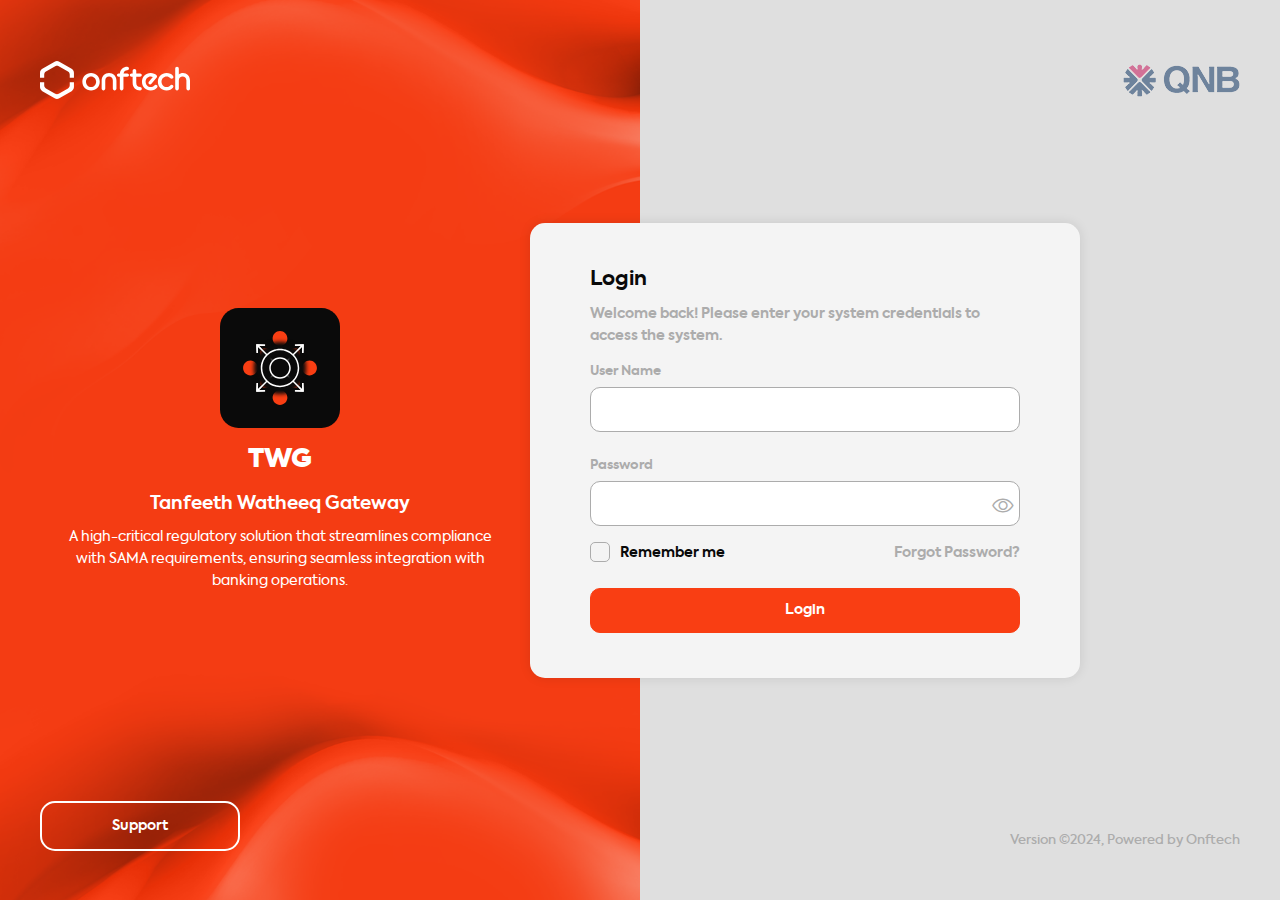
<file: index.html>
<!DOCTYPE html>
<html lang="tr">

<head>
    <meta charset="UTF-8">
    <meta name="viewport" content="width=device-width, initial-scale=1, minimum-scale=1, maximum-scale=1">
    <meta name="description" content="">
    <meta name="keywords" content="">
    <meta name="author" content="">
    <meta name="robots" content="all">
    <link rel="canonical" href="" />
    <meta name="publisher" content="">
    <meta property="og:title" content="">
    <meta property="og:description" content="">
    <meta property="og:url" content="">
    <meta property="og:image" content="">
    <meta name="twitter:card" content="summary_large_image">
    <meta name="twitter:title" content="">
    <meta name="twitter:description" content="">
    <meta name="twitter:url" content="">
    <meta name="twitter:image" content="">

    <link rel="shortcut icon" href="public/favicon.ico" type="image/x-icon'">
    <link rel="icon" href="public/favicon.ico" type="image/x-icon">
    <link rel="apple-touch-icon" sizes="57x57" href="public/apple-icon-57x57.png">
    <link rel="apple-touch-icon" sizes="60x60" href="public/apple-icon-60x60.png">
    <link rel="apple-touch-icon" sizes="72x72" href="public/apple-icon-72x72.png">
    <link rel="apple-touch-icon" sizes="76x76" href="public/apple-icon-76x76.png">
    <link rel="apple-touch-icon" sizes="114x114" href="public/apple-icon-114x114.png">
    <link rel="apple-touch-icon" sizes="120x120" href="public/apple-icon-120x120.png">
    <link rel="apple-touch-icon" sizes="144x144" href="public/apple-icon-144x144.png">
    <link rel="apple-touch-icon" sizes="152x152" href="public/apple-icon-152x152.png">
    <link rel="apple-touch-icon" sizes="180x180" href="public/apple-icon-180x180.png">
    <link rel="icon" type="image/png" sizes="192x192" href="public/android-icon-192x192.png">
    <link rel="icon" type="image/png" sizes="32x32" href="public/favicon-32x32.png">
    <link rel="icon" type="image/png" sizes="96x96" href="public/favicon-96x96.png">
    <link rel="icon" type="image/png" sizes="16x16" href="public/favicon-16x16.png">
    <link rel="manifest" href="public/manifest.json">
    <meta name="msapplication-TileColor" content="#ffffff">
    <meta name="msapplication-TileImage" content="public/ms-icon-144x144.png">
    <meta name="theme-color" content="#ffffff">


    <link rel="preconnect" href="https://fonts.googleapis.com">
    <link rel="preconnect" href="https://fonts.gstatic.com" crossorigin>
    <link
        href="https://fonts.googleapis.com/css2?family=Montserrat:ital,wght@0,100..900;1,100..900&family=Roboto:ital,wght@0,100;0,300;0,400;0,500;0,700;0,900;1,100;1,300;1,400;1,500;1,700;1,900&display=swap"
        rel="stylesheet">


    <title>Onftech</title>

    <link href="public/assets/plugins/bootstrap/css/bootstrap.min.css" rel="stylesheet" >
    
    <link rel="stylesheet" href="public/assets/front/css/app.css">
</head>

<body class="theme-twg">
    <!---Tüm sayfalarda standart-->
    <div class="preloader">
        <div class="preloader-container">
            <img src="public/assets/images/statics/logo-white-small.png" alt="">
        </div>
    </div>
    <!---Tüm sayfalarda standart kapsayıcı-->
    <div id="app">
        <header>
            <div class="container-3xl">
                <div class="d-flex align-items-center justify-content-between">
                    <a href="#" class="logo"><img src="public/assets/images/statics/logo-white.svg" alt="Onftech Logo"></a>
                    <a href="#" target="_blank" class="opacity-50 d-none d-lg-block"><img src="public/assets/images/media/qnb.png" alt=""></a>
                </div>
            </div>
        </header>
        <main class="bg-gray">
            <div class="row mx-0 themeWrapper">
                <div class="col-lg-6 leftColumn px-0">
                    <img src="public/assets/images/media/theme/twg.png" alt="">
                </div>
            </div>
            <div class="container-3xl contentWrapper h-100">
                <div class="row mx-0 h-100 align-items-center mobileCenter">
                    <div class="col-lg-6 leftColumn px-0">
                        <div class="desc">
                            <div class="iconWrapper">
                                <img src="public/assets/images/media/theme/icon/TWG.svg" alt="">
                            </div>
                            <div>
                             <div class="name">TWG</div>
                                <div class="title">Tanfeeth Watheeq Gateway </div>
                                <p class="d-none d-lg-block">A high-critical regulatory solution that streamlines
                                    compliance with SAMA requirements, ensuring
                                    seamless integration with banking operations.</p>
                            </div>
                        </div>
                    </div>
                    <div class="col-lg-6 rightColumn px-0">
                        <div class="formWrapper">
                            <div class="title">Login</div>
                            <div class="formText">Welcome back! Please enter your  system credentials to access the system.</div>
                            <form action="" class="form" novalidate>
                                <div class="errorMessage">
                                    <a href="#" class="closeButton">X</a>
                                    <img src="public/assets/images/statics/icons/exclamation.png" alt="">
                                    <span><b>Login Error:</b> The Username or password entered is
                                        wrong or not matching with LDAP!</span>
                                </div>
                                <div class="position-relative">
                                    <label for="userName" class="form-label">User Name</label>
                                    <input type="text" class="form-control" id="userName" required>
                                </div>
                                <div class="position-relative mb-lg-3 mt-lg-4 mt-xxl-5 mb-3 mt-3">
                                    <label for="password" class="form-label">Password</label>
                                    <input type="password" class="form-control" id="password" required>
                                    <span class="togglePassword"><span class="icon-eye"></span></span>
                                </div>
                                <div class="position-relative d-flex aling-items-center">
                                    <label class="container-check">
                                        <input type="checkbox" name="rememberme" id="rememberme">
                                        <span class="checkmark"></span>
                                        <span class="checkText">Remember me</span>
                                    </label>
                                    <a href="forgotPassword.html" class="ms-auto textLink">Forgot Password?</a>
                                </div>
                                <button type="submit" class="fixBtn mt-lg-4 mt-xxl-5 mt-3">Login</button>
                            </form>
                        </div>
                    </div>
                </div>
            </div>
        </main>
        <footer>
            <div class="container-3xl">
                <div class="d-flex flex-column flex-lg-row align-items-center justify-content-between">
                    <a href="#" class="fixBtn button-outline">Support</a>
                    <div class="rightColumn">
                        <a href="#" target="_blank" class="opacity-50 d-lg-none otherLink"><img src="public/assets/images/media/qnb.png" alt=""></a>
                        <div class="copyRight">Version ©2024, Powered by Onftech</div>
                    </div>
                </div>
            </div>
        </footer>
    </div>


    <script src="public/assets/plugins/jquery.min.js"></script>
    <script src="public/assets/plugins/bootstrap/js/bootstrap.bundle.min.js"></script>
   
    <script src="public/assets/front/js/app.js"></script>

</body>

</html>
</file>
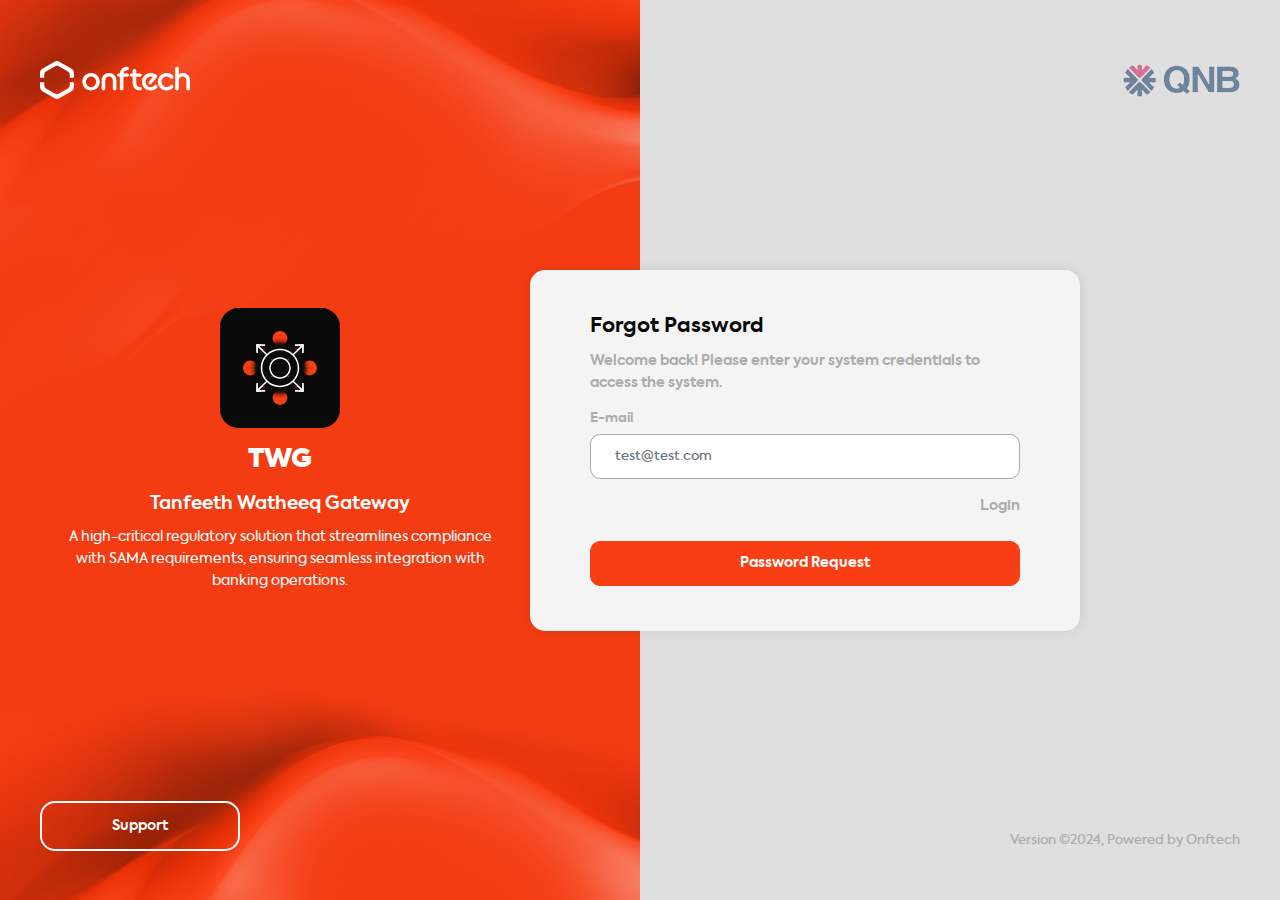
<file: forgotPassword.html>
<!DOCTYPE html>
<html lang="tr">

<head>
    <meta charset="UTF-8">
    <meta name="viewport" content="width=device-width, initial-scale=1, minimum-scale=1, maximum-scale=1">
    <meta name="description" content="">
    <meta name="keywords" content="">
    <meta name="author" content="">
    <meta name="robots" content="all">
    <link rel="canonical" href="" />
    <meta name="publisher" content="">
    <meta property="og:title" content="">
    <meta property="og:description" content="">
    <meta property="og:url" content="">
    <meta property="og:image" content="">
    <meta name="twitter:card" content="summary_large_image">
    <meta name="twitter:title" content="">
    <meta name="twitter:description" content="">
    <meta name="twitter:url" content="">
    <meta name="twitter:image" content="">

    <link rel="shortcut icon" href="public/favicon.ico" type="image/x-icon'">
    <link rel="icon" href="public/favicon.ico" type="image/x-icon">
    <link rel="apple-touch-icon" sizes="57x57" href="public/apple-icon-57x57.png">
    <link rel="apple-touch-icon" sizes="60x60" href="public/apple-icon-60x60.png">
    <link rel="apple-touch-icon" sizes="72x72" href="public/apple-icon-72x72.png">
    <link rel="apple-touch-icon" sizes="76x76" href="public/apple-icon-76x76.png">
    <link rel="apple-touch-icon" sizes="114x114" href="public/apple-icon-114x114.png">
    <link rel="apple-touch-icon" sizes="120x120" href="public/apple-icon-120x120.png">
    <link rel="apple-touch-icon" sizes="144x144" href="public/apple-icon-144x144.png">
    <link rel="apple-touch-icon" sizes="152x152" href="public/apple-icon-152x152.png">
    <link rel="apple-touch-icon" sizes="180x180" href="public/apple-icon-180x180.png">
    <link rel="icon" type="image/png" sizes="192x192" href="public/android-icon-192x192.png">
    <link rel="icon" type="image/png" sizes="32x32" href="public/favicon-32x32.png">
    <link rel="icon" type="image/png" sizes="96x96" href="public/favicon-96x96.png">
    <link rel="icon" type="image/png" sizes="16x16" href="public/favicon-16x16.png">
    <link rel="manifest" href="public/manifest.json">
    <meta name="msapplication-TileColor" content="#ffffff">
    <meta name="msapplication-TileImage" content="public/ms-icon-144x144.png">
    <meta name="theme-color" content="#ffffff">


    <link rel="preconnect" href="https://fonts.googleapis.com">
    <link rel="preconnect" href="https://fonts.gstatic.com" crossorigin>
    <link
        href="https://fonts.googleapis.com/css2?family=Montserrat:ital,wght@0,100..900;1,100..900&family=Roboto:ital,wght@0,100;0,300;0,400;0,500;0,700;0,900;1,100;1,300;1,400;1,500;1,700;1,900&display=swap"
        rel="stylesheet">


    <title>Onftech</title>

    <link href="public/assets/plugins/bootstrap/css/bootstrap.min.css" rel="stylesheet" >
    
    <link rel="stylesheet" href="public/assets/front/css/app.css">
</head>

<body class="theme-twg">
    <!---Tüm sayfalarda standart-->
    <div class="preloader">
        <div class="preloader-container">
            <img src="public/assets/images/statics/logo-white-small.png" alt="">
        </div>
    </div>
    <!---Tüm sayfalarda standart kapsayıcı-->
    <div id="app">
        <header>
            <div class="container-3xl">
                <div class="d-flex align-items-center justify-content-between">
                    <a href="#" class="logo"><img src="public/assets/images/statics/logo-white.svg" alt="Onftech Logo"></a>
                    <a href="#" target="_blank" class="opacity-50 d-none d-lg-block"><img src="public/assets/images/media/qnb.png" alt=""></a>
                </div>
            </div>
        </header>
        <main class="bg-gray">
            <div class="row mx-0 themeWrapper">
                <div class="col-lg-6 leftColumn px-0">
                    <img src="public/assets/images/media/theme/twg.png" alt="">
                </div>
            </div>
            <div class="container-3xl contentWrapper h-100">
                <div class="row mx-0 h-100 align-items-center mobileCenter">
                    <div class="col-lg-6 leftColumn px-0">
                        <div class="desc">
                            <div class="iconWrapper">
                                <img src="public/assets/images/media/theme/icon/TWG.svg" alt="">
                            </div>
                            <div>
                             <div class="name">TWG</div>
                                <div class="title">Tanfeeth Watheeq Gateway </div>
                                <p class="d-none d-lg-block">A high-critical regulatory solution that streamlines
                                    compliance with SAMA requirements, ensuring
                                    seamless integration with banking operations.</p>
                            </div>
                        </div>
                    </div>
                    <div class="col-lg-6 rightColumn px-0">
                        <div class="formWrapper">
                            <div class="title">Forgot Password</div>
                            <div class="formText">Welcome back! Please enter your  system credentials to access the system.</div>
                            <form action="" class="form" novalidate>
                                <div class="errorMessage">
                                    <a href="#" class="closeButton">X</a>
                                    <img src="public/assets/images/statics/icons/exclamation.png" alt="">
                                    <span><b>Login Error:</b> The Username or password entered is
                                        wrong or not matching with LDAP!</span>
                                </div>
                                <div class="position-relative">
                                    <label for="email" class="form-label">E-mail</label>
                                    <input type="email" class="form-control" id="email" placeholder="test@test.com" required> 
                                </div>
                                <!-- <div class="position-relative mb-lg-3 mt-lg-4 mt-xxl-5 mb-3 mt-3">
                                    <label for="password" class="form-label">Password</label>
                                    <input type="password" class="form-control" id="password" value="test" required>
                                    <span class="togglePassword"><span class="icon-eye"></span></span>
                                </div>
                                <div class="position-relative">
                                    <label for="passwordAgain" class="form-label">Confirm Password</label>
                                    <input type="password" class="form-control" id="passwordAgain" value="" required>
                                </div> -->
                                <div class="position-relative d-flex aling-items-center mt-3">
                                    <a href="index.html" class="ms-auto textLink">Login</a>
                                </div>
                                <button type="submit" class="fixBtn mt-lg-4 mt-xxl-5 mt-3">Password Request</button>
                            </form>
                        </div>
                    </div>
                </div>
            </div>
        </main>
        <footer>
            <div class="container-3xl">
                <div class="d-flex flex-column flex-lg-row align-items-center justify-content-between">
                    <a href="#" class="fixBtn button-outline">Support</a>
                    <div class="rightColumn">
                        <a href="#" target="_blank" class="opacity-50 d-lg-none otherLink"><img src="public/assets/images/media/qnb.png" alt=""></a>
                        <div class="copyRight">Version ©2024, Powered by Onftech</div>
                    </div>
                </div>
            </div>
        </footer>
    </div>


    <script src="public/assets/plugins/jquery.min.js"></script>
    <script src="public/assets/plugins/bootstrap/js/bootstrap.bundle.min.js"></script>
   
    <script src="public/assets/front/js/app.js"></script>

</body>

</html>
</file>
<file: public/assets/front/css/app.css>
@charset "UTF-8";
/* Reset CSS */
/* Box Sizing */
*,
*::before,
*::after {
  box-sizing: border-box;
}

/* Typography */
body,
h1,
h2,
h3,
h4,
h5,
h6,
p,
ul,
ol {
  margin: 0;
  padding: 0;
}

html, body {
  min-height: 100vh;
  background-color: var(--white);
  background-color: var(--gray);
}
@media screen and (max-width: 991.98px) {
  html, body {
    max-height: -webkit-fill-available;
    height: calc(var(--vh, 1vh) * 100);
    min-height: initial;
  }
}

body {
  font-size: 16px;
  line-height: 17px;
  font-family: "axiformaregular";
  font-weight: 400;
  font-style: normal;
  overflow: hidden;
  overflow-y: auto;
}
body::-webkit-scrollbar {
  background-color: transparent;
  width: 0;
}
body::-webkit-scrollbar-thumb {
  background-color: transparent;
  width: 0;
  /* Chrome, Safari, Edge ve Opera için */
}
body::-webkit-scrollbar-track {
  background-color: transparent;
  width: 0;
  /* Chrome, Safari, Edge ve Opera için */
}

h1,
h2,
h3,
h4,
h5,
h6 {
  font-size: 1em;
  font-weight: normal;
}

/* Links */
a {
  text-decoration: none;
  color: inherit;
}

/* Lists */
ul,
ol {
  list-style: none;
}

/* Forms */
input,
button,
textarea,
select {
  margin: 0;
  padding: 0;
  border: 0;
  outline: 0;
  font-size: 100%;
  vertical-align: baseline;
}

/* Reset Image */
img {
  max-width: 100%;
  height: auto;
  overflow: clip;
  overflow-clip-margin: content-box;
}

/* Reset Table */
table {
  border-collapse: collapse;
  border-spacing: 0;
}

/* Misc */
button {
  background: none;
  border: none;
  padding: 0;
  cursor: pointer;
}

/* Responsive Embeds */
embed,
iframe,
object,
video {
  max-width: 100%;
}

/* Clear Floats */
.clearfix::after {
  content: "";
  display: table;
  clear: both;
}

/*! Generated by Font Squirrel (https://www.fontsquirrel.com) on July 30, 2020 */
@font-face {
  font-family: "axiformablack";
  src: url("../../font/axiforma/axiforma-black-webfont.eot");
  src: url("../../font/axiforma/axiforma-black-webfont.eot?#iefix") format("embedded-opentype"), url("../../font/axiforma/axiforma-black-webfont.woff2") format("woff2"), url("../../font/axiforma/axiforma-black-webfont.woff") format("woff"), url("../../font/axiforma/axiforma-black-webfont.ttf") format("truetype"), url("../../font/axiforma/axiforma-black-webfont.svg#axiformablack") format("svg");
  font-weight: normal;
  font-style: normal;
}
@font-face {
  font-family: "axiformabold";
  src: url("../../font/axiforma/axiforma-bold-webfont.eot");
  src: url("../../font/axiforma/axiforma-bold-webfont.eot?#iefix") format("embedded-opentype"), url("../../font/axiforma/axiforma-bold-webfont.woff2") format("woff2"), url("../../font/axiforma/axiforma-bold-webfont.woff") format("woff"), url("../../font/axiforma/axiforma-bold-webfont.ttf") format("truetype"), url("../../font/axiforma/axiforma-bold-webfont.svg#axiformabold") format("svg");
  font-weight: normal;
  font-style: normal;
}
@font-face {
  font-family: "axiformabook";
  src: url("../../font/axiforma/axiforma-book-webfont.eot");
  src: url("../../font/axiforma/axiforma-book-webfont.eot?#iefix") format("embedded-opentype"), url("../../font/axiforma/axiforma-book-webfont.woff2") format("woff2"), url("../../font/axiforma/axiforma-book-webfont.woff") format("woff"), url("../../font/axiforma/axiforma-book-webfont.ttf") format("truetype"), url("../../font/axiforma/axiforma-book-webfont.svg#axiformabook") format("svg");
  font-weight: normal;
  font-style: normal;
}
@font-face {
  font-family: "axiformaextrabold";
  src: url("../../font/axiforma/axiforma-extrabold-webfont.eot");
  src: url("../../font/axiforma/axiforma-extrabold-webfont.eot?#iefix") format("embedded-opentype"), url("../../font/axiforma/axiforma-extrabold-webfont.woff2") format("woff2"), url("../../font/axiforma/axiforma-extrabold-webfont.woff") format("woff"), url("../../font/axiforma/axiforma-extrabold-webfont.ttf") format("truetype"), url("../../font/axiforma/axiforma-extrabold-webfont.svg#axiformaextrabold") format("svg");
  font-weight: normal;
  font-style: normal;
}
@font-face {
  font-family: "axiformaheavy";
  src: url("../../font/axiforma/axiforma-heavy-webfont.eot");
  src: url("../../font/axiforma/axiforma-heavy-webfont.eot?#iefix") format("embedded-opentype"), url("../../font/axiforma/axiforma-heavy-webfont.woff2") format("woff2"), url("../../font/axiforma/axiforma-heavy-webfont.woff") format("woff"), url("../../font/axiforma/axiforma-heavy-webfont.ttf") format("truetype"), url("../../font/axiforma/axiforma-heavy-webfont.svg#axiformaheavy") format("svg");
  font-weight: normal;
  font-style: normal;
}
@font-face {
  font-family: "axiformaitalic";
  src: url("../../font/axiforma/axiforma-italic-webfont.eot");
  src: url("../../font/axiforma/axiforma-italic-webfont.eot?#iefix") format("embedded-opentype"), url("../../font/axiforma/axiforma-italic-webfont.woff2") format("woff2"), url("../../font/axiforma/axiforma-italic-webfont.woff") format("woff"), url("../../font/axiforma/axiforma-italic-webfont.ttf") format("truetype"), url("../../font/axiforma/axiforma-italic-webfont.svg#axiformaitalic") format("svg");
  font-weight: normal;
  font-style: normal;
}
@font-face {
  font-family: "axiformamedium";
  src: url("../../font/axiforma/axiforma-medium-webfont.eot");
  src: url("../../font/axiforma/axiforma-medium-webfont.eot?#iefix") format("embedded-opentype"), url("../../font/axiforma/axiforma-medium-webfont.woff2") format("woff2"), url("../../font/axiforma/axiforma-medium-webfont.woff") format("woff"), url("../../font/axiforma/axiforma-medium-webfont.ttf") format("truetype"), url("../../font/axiforma/axiforma-medium-webfont.svg#axiformamedium") format("svg");
  font-weight: normal;
  font-style: normal;
}
@font-face {
  font-family: "axiformaregular";
  src: url("../../font/axiforma/axiforma-regular-webfont.eot");
  src: url("../../font/axiforma/axiforma-regular-webfont.eot?#iefix") format("embedded-opentype"), url("../../font/axiforma/axiforma-regular-webfont.woff2") format("woff2"), url("../../font/axiforma/axiforma-regular-webfont.woff") format("woff"), url("../../font/axiforma/axiforma-regular-webfont.ttf") format("truetype"), url("../../font/axiforma/axiforma-regular-webfont.svg#axiformaregular") format("svg");
  font-weight: normal;
  font-style: normal;
}
@font-face {
  font-family: "axiformasemibold";
  src: url("../../font/axiforma/axiforma-semibold-webfont.eot");
  src: url("../../font/axiforma/axiforma-semibold-webfont.eot?#iefix") format("embedded-opentype"), url("../../font/axiforma/axiforma-semibold-webfont.woff2") format("woff2"), url("../../font/axiforma/axiforma-semibold-webfont.woff") format("woff"), url("../../font/axiforma/axiforma-semibold-webfont.ttf") format("truetype"), url("../../font/axiforma/axiforma-semibold-webfont.svg#axiformasemibold") format("svg");
  font-weight: normal;
  font-style: normal;
}
@font-face {
  font-family: "axiformathin";
  src: url("../../font/axiforma/axiforma-thin-webfont.eot");
  src: url("../../font/axiforma/axiforma-thin-webfont.eot?#iefix") format("embedded-opentype"), url("../../font/axiforma/axiforma-thin-webfont.woff2") format("woff2"), url("../../font/axiforma/axiforma-thin-webfont.woff") format("woff"), url("../../font/axiforma/axiforma-thin-webfont.ttf") format("truetype"), url("../../font/axiforma/axiforma-thin-webfont.svg#axiformathin") format("svg");
  font-weight: normal;
  font-style: normal;
}
@font-face {
  font-family: "customFont";
  src: url("../../font/customFont/customFont.eot?u0c48x");
  src: url("../../font/customFont/customFont.eot?u0c48x#iefix") format("embedded-opentype"), url("../../font/customFont/customFont.ttf?u0c48x") format("truetype"), url("../../font/customFont/customFont.woff?u0c48x") format("woff"), url("../../font/customFont/customFont.svg?u0c48x#icomoon") format("svg");
  font-weight: normal;
  font-style: normal;
  font-display: block;
}
[class^=icon-],
[class*=" icon-"] {
  /* use !important to prevent issues with browser extensions that change fonts */
  font-family: "customFont" !important;
  speak: never;
  font-style: normal;
  font-weight: normal;
  font-variant: normal;
  text-transform: none;
  line-height: 1;
  /* Better Font Rendering =========== */
  -webkit-font-smoothing: antialiased;
  -moz-osx-font-smoothing: grayscale;
}

.icon-eye:before {
  content: "\e92c";
}

.icon-eye-cancel:before {
  content: "\e92d";
}

.icon-star:before {
  content: "\e92b";
}

.icon-tl:before {
  content: "\e92a";
}

.icon-info:before {
  content: "\e929";
}

.icon-sort:before {
  content: "\e928";
}

.icon-filter:before {
  content: "\e927";
}

.icon-arrow-right-2:before {
  content: "\e926";
}

.icon-star-percent:before {
  content: "\e924";
}

.icon-star-point:before {
  content: "\e925";
}

.icon-user:before {
  content: "\e923";
}

.icon-close:before {
  content: "\e922";
}

.icon-minus:before {
  content: "\e920";
}

.icon-plus:before {
  content: "\e921";
}

.icon-favorite-2:before {
  content: "\e91f";
}

.icon-arrow-circle-2:before {
  content: "\e91d";
}

.icon-favorite:before {
  content: "\e91e";
}

.icon-boat:before {
  content: "\e91b";
}

.icon-route:before {
  content: "\e91c";
}

.icon-location:before {
  content: "\e91a";
}

.icon-linkedin-2:before {
  content: "\e919";
}

.icon-facebook:before {
  content: "\e918";
}

.icon-instagram-2:before {
  content: "\e917";
}

.icon-spotify:before {
  content: "\e916";
}

.icon-language:before {
  content: "\e915";
}

.icon-rar:before {
  content: "\e913";
}

.icon-ppt:before {
  content: "\e914";
}

.icon-open:before {
  content: "\e911";
}

.icon-download-2:before {
  content: "\e912";
}

.icon-play-outline:before {
  content: "\e910";
}

.icon-pause:before {
  content: "\e90f";
}

.icon-play-arrow:before {
  content: "\e90e";
}

.icon-app:before {
  content: "\e90d";
}

.icon-date:before {
  content: "\e90c";
}

.icon-twitter:before {
  content: "\e90b";
}

.icon-download:before {
  content: "\e90a";
}

.icon-word:before {
  content: "\e907";
}

.icon-excel:before {
  content: "\e908";
}

.icon-pdf:before {
  content: "\e909";
}

.icon-arrow-long:before {
  content: "\e906";
}

.icon-instagram:before {
  content: "\e904";
}

.icon-linkedin:before {
  content: "\e905";
}

.icon-arrow-right:before {
  content: "\e903";
}

.icon-arrow-circle:before {
  content: "\e902";
}

.icon-arrow-down:before {
  content: "\e900";
}

.icon-search:before {
  content: "\e901";
}

.icon-language {
  font-size: 26px;
}

:root {
  --white: #fff;
  --black: #000000;
  --primary: #090909;
  --secondary: #acacac;
  --gray: #dfdfdf;
  --error:#ffba00;
}

/*Custom Color ve background class*/
.theme-twg {
  color: #f93e13 !important;
}
.theme-twg .fixBtn {
  background-color: #f93e13;
  border: 1px solid #f93e13;
}
@media screen and (min-width: 992px) {
  .theme-twg .fixBtn:hover {
    color: #f93e13;
    background-color: #ffffff;
  }
}
.theme-twg .fixBtn.button-outline {
  background-color: rgba(0, 0, 0, 0);
  color: #ffffff;
  border-color: #ffffff;
}
@media screen and (max-width: 991.98px) {
  .theme-twg .fixBtn.button-outline {
    border: 1px solid #acacac;
    border-width: 1px !important;
    color: #acacac;
  }
}
@media screen and (min-width: 992px) {
  .theme-twg .fixBtn.button-outline:hover {
    background-color: #ffffff;
    color: #f93e13;
  }
}
.theme-twg .container-check input:checked ~ .checkmark {
  background-color: #f93e13;
  border-color: #f93e13;
}

.theme-analytics {
  color: #2a47f4 !important;
}
.theme-analytics .fixBtn {
  background-color: #2a47f4;
  border: 1px solid #2a47f4;
}
@media screen and (min-width: 992px) {
  .theme-analytics .fixBtn:hover {
    color: #2a47f4;
    background-color: #ffffff;
  }
}
.theme-analytics .fixBtn.button-outline {
  background-color: rgba(0, 0, 0, 0);
  color: #ffffff;
  border-color: #ffffff;
}
@media screen and (max-width: 991.98px) {
  .theme-analytics .fixBtn.button-outline {
    border: 1px solid #acacac;
    border-width: 1px !important;
    color: #acacac;
  }
}
@media screen and (min-width: 992px) {
  .theme-analytics .fixBtn.button-outline:hover {
    background-color: #ffffff;
    color: #2a47f4;
  }
}
.theme-analytics .container-check input:checked ~ .checkmark {
  background-color: #2a47f4;
  border-color: #2a47f4;
}

.theme-lgg {
  color: #b1d629 !important;
}
.theme-lgg .fixBtn {
  background-color: #b1d629;
  border: 1px solid #b1d629;
}
@media screen and (min-width: 992px) {
  .theme-lgg .fixBtn:hover {
    color: #b1d629;
    background-color: #ffffff;
  }
}
.theme-lgg .fixBtn.button-outline {
  background-color: rgba(0, 0, 0, 0);
  color: #ffffff;
  border-color: #ffffff;
}
@media screen and (max-width: 991.98px) {
  .theme-lgg .fixBtn.button-outline {
    border: 1px solid #acacac;
    border-width: 1px !important;
    color: #acacac;
  }
}
@media screen and (min-width: 992px) {
  .theme-lgg .fixBtn.button-outline:hover {
    background-color: #ffffff;
    color: #b1d629;
  }
}
.theme-lgg .container-check input:checked ~ .checkmark {
  background-color: #b1d629;
  border-color: #b1d629;
}

.theme-gsad {
  color: #af1450 !important;
}
.theme-gsad .fixBtn {
  background-color: #af1450;
  border: 1px solid #af1450;
}
@media screen and (min-width: 992px) {
  .theme-gsad .fixBtn:hover {
    color: #af1450;
    background-color: #ffffff;
  }
}
.theme-gsad .fixBtn.button-outline {
  background-color: rgba(0, 0, 0, 0);
  color: #ffffff;
  border-color: #ffffff;
}
@media screen and (max-width: 991.98px) {
  .theme-gsad .fixBtn.button-outline {
    border: 1px solid #acacac;
    border-width: 1px !important;
    color: #acacac;
  }
}
@media screen and (min-width: 992px) {
  .theme-gsad .fixBtn.button-outline:hover {
    background-color: #ffffff;
    color: #af1450;
  }
}
.theme-gsad .container-check input:checked ~ .checkmark {
  background-color: #af1450;
  border-color: #af1450;
}

.theme-egg {
  color: #37abaa !important;
}
.theme-egg .fixBtn {
  background-color: #37abaa;
  border: 1px solid #37abaa;
}
@media screen and (min-width: 992px) {
  .theme-egg .fixBtn:hover {
    color: #37abaa;
    background-color: #ffffff;
  }
}
.theme-egg .fixBtn.button-outline {
  background-color: rgba(0, 0, 0, 0);
  color: #ffffff;
  border-color: #ffffff;
}
@media screen and (max-width: 991.98px) {
  .theme-egg .fixBtn.button-outline {
    border: 1px solid #acacac;
    border-width: 1px !important;
    color: #acacac;
  }
}
@media screen and (min-width: 992px) {
  .theme-egg .fixBtn.button-outline:hover {
    background-color: #ffffff;
    color: #37abaa;
  }
}
.theme-egg .container-check input:checked ~ .checkmark {
  background-color: #37abaa;
  border-color: #37abaa;
}

.theme-posh {
  color: #00d600 !important;
}
.theme-posh .fixBtn {
  background-color: #00d600;
  border: 1px solid #00d600;
}
@media screen and (min-width: 992px) {
  .theme-posh .fixBtn:hover {
    color: #00d600;
    background-color: #ffffff;
  }
}
.theme-posh .fixBtn.button-outline {
  background-color: rgba(0, 0, 0, 0);
  color: #ffffff;
  border-color: #ffffff;
}
@media screen and (max-width: 991.98px) {
  .theme-posh .fixBtn.button-outline {
    border: 1px solid #acacac;
    border-width: 1px !important;
    color: #acacac;
  }
}
@media screen and (min-width: 992px) {
  .theme-posh .fixBtn.button-outline:hover {
    background-color: #ffffff;
    color: #00d600;
  }
}
.theme-posh .container-check input:checked ~ .checkmark {
  background-color: #00d600;
  border-color: #00d600;
}

.theme-iak {
  color: #ea032f !important;
}
.theme-iak .fixBtn {
  background-color: #ea032f;
  border: 1px solid #ea032f;
}
@media screen and (min-width: 992px) {
  .theme-iak .fixBtn:hover {
    color: #ea032f;
    background-color: #ffffff;
  }
}
.theme-iak .fixBtn.button-outline {
  background-color: rgba(0, 0, 0, 0);
  color: #ffffff;
  border-color: #ffffff;
}
@media screen and (max-width: 991.98px) {
  .theme-iak .fixBtn.button-outline {
    border: 1px solid #acacac;
    border-width: 1px !important;
    color: #acacac;
  }
}
@media screen and (min-width: 992px) {
  .theme-iak .fixBtn.button-outline:hover {
    background-color: #ffffff;
    color: #ea032f;
  }
}
.theme-iak .container-check input:checked ~ .checkmark {
  background-color: #ea032f;
  border-color: #ea032f;
}

.theme-obridge {
  color: #0bacf4 !important;
}
.theme-obridge .fixBtn {
  background-color: #0bacf4;
  border: 1px solid #0bacf4;
}
@media screen and (min-width: 992px) {
  .theme-obridge .fixBtn:hover {
    color: #0bacf4;
    background-color: #ffffff;
  }
}
.theme-obridge .fixBtn.button-outline {
  background-color: rgba(0, 0, 0, 0);
  color: #ffffff;
  border-color: #ffffff;
}
@media screen and (max-width: 991.98px) {
  .theme-obridge .fixBtn.button-outline {
    border: 1px solid #acacac;
    border-width: 1px !important;
    color: #acacac;
  }
}
@media screen and (min-width: 992px) {
  .theme-obridge .fixBtn.button-outline:hover {
    background-color: #ffffff;
    color: #0bacf4;
  }
}
.theme-obridge .container-check input:checked ~ .checkmark {
  background-color: #0bacf4;
  border-color: #0bacf4;
}

.theme-odg {
  color: #f7d100 !important;
}
.theme-odg .fixBtn {
  background-color: #f7d100;
  border: 1px solid #f7d100;
}
@media screen and (min-width: 992px) {
  .theme-odg .fixBtn:hover {
    color: #f7d100;
    background-color: #ffffff;
  }
}
.theme-odg .fixBtn.button-outline {
  background-color: rgba(0, 0, 0, 0);
  color: #ffffff;
  border-color: #ffffff;
}
@media screen and (max-width: 991.98px) {
  .theme-odg .fixBtn.button-outline {
    border: 1px solid #acacac;
    border-width: 1px !important;
    color: #acacac;
  }
}
@media screen and (min-width: 992px) {
  .theme-odg .fixBtn.button-outline:hover {
    background-color: #ffffff;
    color: #f7d100;
  }
}
.theme-odg .container-check input:checked ~ .checkmark {
  background-color: #f7d100;
  border-color: #f7d100;
}

.theme-ticket {
  color: #921dd6 !important;
}
.theme-ticket .fixBtn {
  background-color: #921dd6;
  border: 1px solid #921dd6;
}
@media screen and (min-width: 992px) {
  .theme-ticket .fixBtn:hover {
    color: #921dd6;
    background-color: #ffffff;
  }
}
.theme-ticket .fixBtn.button-outline {
  background-color: rgba(0, 0, 0, 0);
  color: #ffffff;
  border-color: #ffffff;
}
@media screen and (max-width: 991.98px) {
  .theme-ticket .fixBtn.button-outline {
    border: 1px solid #acacac;
    border-width: 1px !important;
    color: #acacac;
  }
}
@media screen and (min-width: 992px) {
  .theme-ticket .fixBtn.button-outline:hover {
    background-color: #ffffff;
    color: #921dd6;
  }
}
.theme-ticket .container-check input:checked ~ .checkmark {
  background-color: #921dd6;
  border-color: #921dd6;
}

.theme-api {
  color: #5dc95d !important;
}
.theme-api .fixBtn {
  background-color: #5dc95d;
  border: 1px solid #5dc95d;
}
@media screen and (min-width: 992px) {
  .theme-api .fixBtn:hover {
    color: #5dc95d;
    background-color: #ffffff;
  }
}
.theme-api .fixBtn.button-outline {
  background-color: rgba(0, 0, 0, 0);
  color: #ffffff;
  border-color: #ffffff;
}
@media screen and (max-width: 991.98px) {
  .theme-api .fixBtn.button-outline {
    border: 1px solid #acacac;
    border-width: 1px !important;
    color: #acacac;
  }
}
@media screen and (min-width: 992px) {
  .theme-api .fixBtn.button-outline:hover {
    background-color: #ffffff;
    color: #5dc95d;
  }
}
.theme-api .container-check input:checked ~ .checkmark {
  background-color: #5dc95d;
  border-color: #5dc95d;
}

.theme-igrc {
  color: #9dd7ff !important;
}
.theme-igrc .fixBtn {
  background-color: #9dd7ff;
  border: 1px solid #9dd7ff;
}
@media screen and (min-width: 992px) {
  .theme-igrc .fixBtn:hover {
    color: #9dd7ff;
    background-color: #ffffff;
  }
}
.theme-igrc .fixBtn.button-outline {
  background-color: rgba(0, 0, 0, 0);
  color: #ffffff;
  border-color: #ffffff;
}
@media screen and (max-width: 991.98px) {
  .theme-igrc .fixBtn.button-outline {
    border: 1px solid #acacac;
    border-width: 1px !important;
    color: #acacac;
  }
}
@media screen and (min-width: 992px) {
  .theme-igrc .fixBtn.button-outline:hover {
    background-color: #ffffff;
    color: #9dd7ff;
  }
}
.theme-igrc .container-check input:checked ~ .checkmark {
  background-color: #9dd7ff;
  border-color: #9dd7ff;
}

.theme-payflow {
  color: #f9bf00 !important;
}
.theme-payflow .fixBtn {
  background-color: #f9bf00;
  border: 1px solid #f9bf00;
}
@media screen and (min-width: 992px) {
  .theme-payflow .fixBtn:hover {
    color: #f9bf00;
    background-color: #ffffff;
  }
}
.theme-payflow .fixBtn.button-outline {
  background-color: rgba(0, 0, 0, 0);
  color: #ffffff;
  border-color: #ffffff;
}
@media screen and (max-width: 991.98px) {
  .theme-payflow .fixBtn.button-outline {
    border: 1px solid #acacac;
    border-width: 1px !important;
    color: #acacac;
  }
}
@media screen and (min-width: 992px) {
  .theme-payflow .fixBtn.button-outline:hover {
    background-color: #ffffff;
    color: #f9bf00;
  }
}
.theme-payflow .container-check input:checked ~ .checkmark {
  background-color: #f9bf00;
  border-color: #f9bf00;
}

.bg-primary {
  background-color: #090909 !important;
}

.bg-secondary {
  background-color: #acacac !important;
}

.bg-gray {
  background-color: #dfdfdf !important;
}

.bg-dark {
  background-color: #000000 !important;
}

.bg-light {
  background-color: #ffffff !important;
}

.text-primary {
  color: #090909 !important;
}

.text-secondary {
  color: #acacac !important;
}

.text-gray {
  color: #dfdfdf !important;
}

.text-dark {
  color: #000000 !important;
}

.text-light {
  color: #ffffff !important;
}

.button-primary {
  background-color: #090909 !important;
  border: 1px solid #090909 !important;
}
@media screen and (min-width: 992px) {
  .button-primary:hover {
    color: #090909;
  }
}

.button-outline {
  border: 1px solid #ffffff;
  background-color: rgba(0, 0, 0, 0);
  color: #ffffff;
}
@media screen and (min-width: 992px) {
  .button-outline:hover {
    background-color: #090909;
  }
}

.button-secondary {
  background-color: #acacac !important;
  border: 1px solid #acacac !important;
}
@media screen and (min-width: 992px) {
  .button-secondary:hover {
    color: #acacac;
  }
}

.button-outline {
  border: 1px solid #ffffff;
  background-color: rgba(0, 0, 0, 0);
  color: #ffffff;
}
@media screen and (min-width: 992px) {
  .button-outline:hover {
    background-color: #acacac;
  }
}

.button-gray {
  background-color: #dfdfdf !important;
  border: 1px solid #dfdfdf !important;
}
@media screen and (min-width: 992px) {
  .button-gray:hover {
    color: #dfdfdf;
  }
}

.button-outline {
  border: 1px solid #ffffff;
  background-color: rgba(0, 0, 0, 0);
  color: #ffffff;
}
@media screen and (min-width: 992px) {
  .button-outline:hover {
    background-color: #dfdfdf;
  }
}

.button-dark {
  background-color: #000000 !important;
  border: 1px solid #000000 !important;
}
@media screen and (min-width: 992px) {
  .button-dark:hover {
    color: #000000;
  }
}

.button-outline {
  border: 1px solid #ffffff;
  background-color: rgba(0, 0, 0, 0);
  color: #ffffff;
}
@media screen and (min-width: 992px) {
  .button-outline:hover {
    background-color: #000000;
  }
}

.button-light {
  background-color: #ffffff !important;
  border: 1px solid #ffffff !important;
}
@media screen and (min-width: 992px) {
  .button-light:hover {
    color: #ffffff;
  }
}

.button-outline {
  border: 1px solid #ffffff;
  background-color: rgba(0, 0, 0, 0);
  color: #ffffff;
}
@media screen and (min-width: 992px) {
  .button-outline:hover {
    background-color: #ffffff;
  }
}

/*Custom container class*/
.container-sm {
  max-width: 570px;
  margin-right: auto;
  margin-left: auto;
  width: 100%;
  position: relative;
}
@media screen and (max-width: 1280px) {
  .container-sm:not(.noSpace) {
    padding-left: 40px;
    padding-right: 40px;
  }
}
@media screen and (max-width: 991.98px) {
  .container-sm:not(.noSpace) {
    padding-left: 15px;
    padding-right: 15px;
  }
}
@media screen and (min-width: 992px) {
  .container-sm {
    padding-left: 2.3334vw;
    padding-right: 2.3334vw;
  }
}
@media screen and (min-width: 1921px) {
  .container-sm {
    padding-left: 44.8013px;
    padding-right: 44.8013px;
  }
}

.container-md {
  max-width: 768px;
  margin-right: auto;
  margin-left: auto;
  width: 100%;
  position: relative;
}
@media screen and (max-width: 1280px) {
  .container-md:not(.noSpace) {
    padding-left: 40px;
    padding-right: 40px;
  }
}
@media screen and (max-width: 991.98px) {
  .container-md:not(.noSpace) {
    padding-left: 15px;
    padding-right: 15px;
  }
}
@media screen and (min-width: 992px) {
  .container-md {
    padding-left: 2.3334vw;
    padding-right: 2.3334vw;
  }
}
@media screen and (min-width: 1921px) {
  .container-md {
    padding-left: 44.8013px;
    padding-right: 44.8013px;
  }
}

.container-lg {
  max-width: 992px;
  margin-right: auto;
  margin-left: auto;
  width: 100%;
  position: relative;
}
@media screen and (max-width: 1280px) {
  .container-lg:not(.noSpace) {
    padding-left: 40px;
    padding-right: 40px;
  }
}
@media screen and (max-width: 991.98px) {
  .container-lg:not(.noSpace) {
    padding-left: 15px;
    padding-right: 15px;
  }
}
@media screen and (min-width: 992px) {
  .container-lg {
    padding-left: 2.3334vw;
    padding-right: 2.3334vw;
  }
}
@media screen and (min-width: 1921px) {
  .container-lg {
    padding-left: 44.8013px;
    padding-right: 44.8013px;
  }
}

.container-xl {
  max-width: 1200px;
  margin-right: auto;
  margin-left: auto;
  width: 100%;
  position: relative;
}
@media screen and (max-width: 1280px) {
  .container-xl:not(.noSpace) {
    padding-left: 40px;
    padding-right: 40px;
  }
}
@media screen and (max-width: 991.98px) {
  .container-xl:not(.noSpace) {
    padding-left: 15px;
    padding-right: 15px;
  }
}
@media screen and (min-width: 992px) {
  .container-xl {
    padding-left: 2.3334vw;
    padding-right: 2.3334vw;
  }
}
@media screen and (min-width: 1921px) {
  .container-xl {
    padding-left: 44.8013px;
    padding-right: 44.8013px;
  }
}

.container-2xl {
  max-width: 1400px;
  margin-right: auto;
  margin-left: auto;
  width: 100%;
  position: relative;
}
@media screen and (max-width: 1280px) {
  .container-2xl:not(.noSpace) {
    padding-left: 40px;
    padding-right: 40px;
  }
}
@media screen and (max-width: 991.98px) {
  .container-2xl:not(.noSpace) {
    padding-left: 15px;
    padding-right: 15px;
  }
}
@media screen and (min-width: 992px) {
  .container-2xl {
    padding-left: 2.3334vw;
    padding-right: 2.3334vw;
  }
}
@media screen and (min-width: 1921px) {
  .container-2xl {
    padding-left: 44.8013px;
    padding-right: 44.8013px;
  }
}

.container-3xl {
  max-width: 1920px;
  margin-right: auto;
  margin-left: auto;
  width: 100%;
  position: relative;
}
@media screen and (max-width: 1280px) {
  .container-3xl:not(.noSpace) {
    padding-left: 40px;
    padding-right: 40px;
  }
}
@media screen and (max-width: 991.98px) {
  .container-3xl:not(.noSpace) {
    padding-left: 15px;
    padding-right: 15px;
  }
}
@media screen and (min-width: 992px) {
  .container-3xl {
    padding-left: 2.3334vw;
    padding-right: 2.3334vw;
  }
}
@media screen and (min-width: 1921px) {
  .container-3xl {
    padding-left: 44.8013px;
    padding-right: 44.8013px;
  }
}

.pe-2, .pe-1, .pe-0 {
  padding-right: 0 !important;
}

@media (min-width: 576px) {
  .pe-sm-0 {
    padding-right: 0 !important;
  }
}
@media (min-width: 768px) {
  .pe-md-0 {
    padding-right: 0 !important;
  }
}
@media (min-width: 992px) {
  .pe-lg-0 {
    padding-right: 0 !important;
  }
}
@media (min-width: 1200px) {
  .pe-xl-0 {
    padding-right: 0 !important;
  }
}
@media (min-width: 1400px) {
  .pe-xxl-0 {
    padding-right: 0 !important;
  }
}
@media (min-width: 576px) {
  .pe-sm-1 {
    padding-right: 0.25rem !important;
  }
}
@media (min-width: 768px) {
  .pe-md-1 {
    padding-right: 0.25rem !important;
  }
}
@media (min-width: 992px) {
  .pe-lg-1 {
    padding-right: 0.25rem !important;
  }
}
@media (min-width: 1200px) {
  .pe-xl-1 {
    padding-right: 0.25rem !important;
  }
}
@media (min-width: 1400px) {
  .pe-xxl-1 {
    padding-right: 0.25rem !important;
  }
}
@media (min-width: 576px) {
  .pe-sm-2 {
    padding-right: 0.5rem !important;
  }
}
@media (min-width: 768px) {
  .pe-md-2 {
    padding-right: 0.5rem !important;
  }
}
@media (min-width: 992px) {
  .pe-lg-2 {
    padding-right: 0.5rem !important;
  }
}
@media (min-width: 1200px) {
  .pe-xl-2 {
    padding-right: 0.5rem !important;
  }
}
@media (min-width: 1400px) {
  .pe-xxl-2 {
    padding-right: 0.5rem !important;
  }
}
@media screen and (max-width: 991.98px) {
  a:hover {
    color: inherit;
  }
}

/*Standart css style*/
.imageWrapper {
  position: relative;
  width: 100%;
  height: 100%;
  display: flex;
  align-items: center;
  justify-content: center;
  overflow: hidden;
}
.imageWrapper img {
  width: 100%;
  min-height: 100%;
  -o-object-fit: cover;
     object-fit: cover;
  transition: all 0.3s linear;
}

.videoWrapper {
  width: 100%;
  height: 100%;
}
.videoWrapper video,
.videoWrapper iframe {
  width: 100%;
  height: 100%;
  -o-object-fit: cover;
     object-fit: cover;
}

/*fixButton*/
.fixBtn {
  display: inline-flex;
  align-items: center;
  justify-content: center;
  background-color: currentColor;
  color: var(--white);
  font-family: "axiformasemibold";
  font-size: 16px;
  height: 50px;
  border-radius: 15px;
  padding: 0 20px;
  transition: all 0.3s linear;
  position: relative;
  z-index: 1;
  overflow: hidden;
  min-width: 200px;
  white-space: nowrap;
  gap: 10px;
}
@media screen and (max-width: 1440px) {
  .fixBtn {
    height: 50px;
    font-size: 14px;
  }
}
@media screen and (max-width: 991.98px) {
  .fixBtn {
    height: 45px;
    font-size: 13px;
  }
}
@media screen and (min-width: 992px) and (max-height: 800px) {
  .fixBtn {
    font-size: 14px;
    height: 45px;
  }
}
.fixBtn svg,
.fixBtn img {
  margin-right: 20px;
}

.preloader {
  position: fixed;
  top: 0;
  left: 0;
  z-index: 999999;
  width: 100%;
  height: 100%;
  overflow: hidden;
  background-color: rgba(0, 0, 0, 0.85);
}
.preloader .preloader-container {
  display: flex;
  align-items: center;
  justify-content: center;
  width: 100%;
  height: 100%;
  position: relative;
  backface-visibility: hidden;
}
.preloader .preloader-container img {
  width: 100px; /* Görsel boyutu */
  animation: spin 1.5s linear infinite; /* Dönme animasyonu */
}

@keyframes spin {
  0% {
    transform: rotate(0deg);
  }
  100% {
    transform: rotate(360deg);
  }
}
/* Customize the label (the container-check) */
.container-check {
  display: flex !important;
  align-items: flex-start;
  position: relative;
  margin-bottom: 0 !important;
  cursor: pointer;
  -webkit-user-select: none;
  -moz-user-select: none;
  user-select: none;
  padding-left: 0 !important;
  /* Hide the browser's default checkbox */
  /* Create a custom checkbox */
  /* On mouse-over, add a grey background color */
  /* When the checkbox is checked, add a blue background */
  /* Create the checkmark/indicator (hidden when not checked) */
  /* Show the checkmark when checked */
  /* Style the checkmark/indicator */
}
.container-check .checkText {
  color: var(--primary);
  font-size: 14px;
  font-family: "axiformabold";
  line-height: 22px;
}
@media screen and (max-width: 991.98px) {
  .container-check .checkText {
    font-size: 12px;
  }
}
.container-check a {
  color: var(--primary);
  border-bottom: 1px solid rgba(0, 0, 0, 0);
  transition: all 0.3s linear;
}
@media screen and (min-width: 992px) {
  .container-check a:hover {
    border-color: var(--primary);
  }
}
.container-check input {
  position: absolute;
  opacity: 0;
  cursor: pointer;
  height: 0;
  width: 0;
}
.container-check .checkmark {
  position: relative;
  top: 0;
  left: 0;
  height: 20px;
  width: 20px;
  border: 1px solid var(--secondary);
  background-color: rgba(0, 0, 0, 0);
  margin-right: 10px;
  border-radius: 5px;
}
@media screen and (max-width: 991.98px) {
  .container-check .checkmark {
    margin-right: 5px;
  }
}
.container-check .checkmark:after {
  content: "";
  position: absolute;
  display: none;
}
.container-check input:checked ~ .checkmark:after {
  display: block;
}
.container-check .checkmark:after {
  left: 7px;
  top: 3px;
  width: 5px;
  height: 11px;
  border: solid var(--white);
  border-width: 0 2px 2px 0;
  transform: rotate(45deg);
}

#app {
  min-height: 100%;
  width: 100%;
}
@media screen and (max-width: 991.98px) {
  #app {
    height: 100%;
  }
}

main {
  height: 100vh;
  overflow-x: hidden;
  padding-top: 100px;
  padding-bottom: 100px;
}
@media screen and (max-width: 991.98px) {
  main {
    padding-top: 100px;
    padding-bottom: 0;
    height: calc(100% - 100px);
    min-height: 585px;
  }
}
@media screen and (max-width: 991.98px) and (max-height: 800px) {
  main {
    padding-bottom: 30px;
    padding-top: 80px;
  }
}
@media screen and (max-width: 991.98px) and (max-height: 680px) {
  main {
    height: auto;
    max-height: initial;
    padding-bottom: 30px;
  }
}

hr {
  border-top-color: var(--gray);
  opacity: 1;
}

header {
  position: absolute;
  top: 0;
  left: 0;
  right: 0;
  width: 100%;
  z-index: 999;
  height: 100px;
  display: flex;
  align-items: flex-end;
}
@media screen and (max-width: 991.98px) {
  header {
    height: 60px;
  }
}
@media screen and (min-width: 992px) and (max-height: 800px) {
  header {
    height: 80px;
  }
}
header .logo {
  display: flex;
  width: 208px;
  height: 52px;
  position: relative;
}
@media screen and (max-width: 1600px) {
  header .logo {
    width: 150px;
    height: 40px;
  }
}
@media screen and (max-width: 991.98px) {
  header .logo {
    margin: 0 auto;
    height: auto;
    width: 140px;
    height: 40px;
  }
}
@media screen and (min-width: 992px) and (max-height: 800px) {
  header .logo {
    width: 150px;
    height: 40px;
  }
}
header .logo img {
  width: 100%;
  min-height: 100%;
  -o-object-fit: cover;
     object-fit: cover;
}

footer {
  height: 100px;
  position: absolute;
  bottom: 0;
  left: 0;
  right: 0;
  z-index: 99;
  display: flex;
  align-items: flex-start;
}
@media screen and (max-width: 991.98px) {
  footer {
    background-color: var(--gray);
    position: relative;
    height: 100px;
  }
}
footer .fixBtn {
  border-width: 2px !important;
}
@media screen and (max-width: 991.98px) {
  footer .fixBtn {
    width: 90%;
    max-width: 400px;
    height: 35px;
    border-radius: 10px;
    font-size: 12px;
  }
}
footer .rightColumn {
  display: flex;
  align-items: center;
}
@media screen and (max-width: 991.98px) {
  footer .rightColumn {
    padding-top: 20px;
    padding-bottom: 20px;
    width: 100%;
    justify-content: space-between;
  }
}
footer .rightColumn .copyRight,
footer .rightColumn a {
  font-size: 15px;
  font-family: "axiformamedium";
  line-height: 22px;
  color: var(--secondary);
  margin-top: 30px;
}
@media screen and (max-width: 1600px) {
  footer .rightColumn .copyRight,
  footer .rightColumn a {
    font-size: 13px;
  }
}
@media screen and (max-width: 991.98px) {
  footer .rightColumn .copyRight,
  footer .rightColumn a {
    font-size: 12px;
    line-height: 20px;
    margin-top: 0;
  }
}
@media screen and (min-width: 992px) and (max-height: 800px) {
  footer .rightColumn .copyRight,
  footer .rightColumn a {
    font-size: 13px;
  }
}
footer .rightColumn .otherLink {
  width: 60px;
  min-width: 60px;
  max-width: 60px;
}

.themeWrapper {
  position: absolute;
  width: 100%;
  height: 100%;
  top: 0;
  left: 0;
  right: 0;
  overflow: hidden;
}
@media screen and (max-width: 991.98px) {
  .themeWrapper .leftColumn {
    height: 275px;
    position: relative;
    overflow: hidden;
  }
}
.themeWrapper .leftColumn img {
  min-width: 100%;
  min-height: 100%;
  -o-object-fit: cover;
     object-fit: cover;
}

@media screen and (max-width: 991.98px) {
  .contentWrapper {
    height: auto !important;
  }
}
@media screen and (max-width: 991.98px) {
  .contentWrapper .mobileCenter {
    height: auto !important;
  }
}
.contentWrapper .leftColumn {
  padding-right: 10% !important;
}
@media screen and (max-width: 1200px) {
  .contentWrapper .leftColumn {
    padding-right: 10% !important;
  }
}
@media screen and (max-width: 991.98px) {
  .contentWrapper .leftColumn {
    padding-right: 0 !important;
    padding-top: 20px;
  }
}
.contentWrapper .leftColumn .desc {
  display: flex;
  flex-direction: column;
  align-items: center;
  text-align: center;
  justify-content: center;
  max-width: 430px;
  margin: 0 auto;
}
@media screen and (max-width: 991.98px) {
  .contentWrapper .leftColumn .desc {
    flex-direction: row;
    justify-content: center;
    gap: 10px;
  }
}
.contentWrapper .leftColumn .desc .iconWrapper {
  min-width: 200px;
  min-height: 200px;
  width: 200px;
  height: 200px;
  position: relative;
  overflow: hidden;
}
@media screen and (max-width: 1600px) {
  .contentWrapper .leftColumn .desc .iconWrapper {
    min-width: 120px;
    min-height: 120px;
    width: 120px;
    height: 120px;
  }
}
@media screen and (max-width: 991.98px) {
  .contentWrapper .leftColumn .desc .iconWrapper {
    width: 50px;
    height: 50px;
    min-width: 50px;
    min-height: 50px;
  }
}
@media screen and (min-width: 992px) and (max-height: 800px) {
  .contentWrapper .leftColumn .desc .iconWrapper {
    min-width: 120px;
    min-height: 120px;
    width: 120px;
    height: 120px;
  }
}
.contentWrapper .leftColumn .desc .iconWrapper img {
  min-width: 100%;
  min-height: 100%;
  -o-object-fit: cover;
     object-fit: cover;
}
.contentWrapper .leftColumn .desc .name {
  font-family: "axiformablack";
  font-size: 36px;
  line-height: 46px;
  color: var(--white);
  margin-top: 25px;
}
@media screen and (max-width: 1600px) {
  .contentWrapper .leftColumn .desc .name {
    font-size: 26px;
    line-height: 34px;
    margin-top: 15px;
  }
}
@media screen and (max-width: 991.98px) {
  .contentWrapper .leftColumn .desc .name {
    text-align: left;
    font-size: 16px;
    line-height: 22px;
    margin-top: 0;
  }
}
@media screen and (min-width: 992px) and (max-height: 800px) {
  .contentWrapper .leftColumn .desc .name {
    font-size: 26px;
    line-height: 34px;
    margin-top: 15px;
  }
}
.contentWrapper .leftColumn .desc .title {
  font-family: "axiformabold";
  font-size: 22px;
  line-height: 34px;
  color: var(--white);
  margin-top: 30px;
}
@media screen and (max-width: 1600px) {
  .contentWrapper .leftColumn .desc .title {
    font-size: 18px;
    line-height: 24px;
    margin-top: 15px;
  }
}
@media screen and (max-width: 991.98px) {
  .contentWrapper .leftColumn .desc .title {
    max-width: 145px;
    text-align: left;
    font-size: 12px;
    line-height: 16px;
    margin-top: 0;
  }
}
@media screen and (min-width: 992px) and (max-height: 800px) {
  .contentWrapper .leftColumn .desc .title {
    font-size: 18px;
    line-height: 24px;
    margin-top: 15px;
  }
}
.contentWrapper .leftColumn .desc p {
  font-family: "axiformaregular";
  font-size: 16px;
  line-height: 25px;
  color: var(--white);
  margin-top: 15px;
}
@media screen and (max-width: 1600px) {
  .contentWrapper .leftColumn .desc p {
    font-size: 14px;
    line-height: 22px;
    margin-top: 10px;
  }
}
@media screen and (min-width: 992px) and (max-height: 800px) {
  .contentWrapper .leftColumn .desc p {
    font-size: 14px;
    line-height: 22px;
    margin-top: 10px;
  }
}
@media screen and (max-width: 991.98px) {
  .contentWrapper .rightColumn {
    height: 100%;
    max-height: 470px;
    min-height: 400px;
    padding-top: 20px;
  }
}
.contentWrapper .formWrapper {
  background: #f4f4f4;
  height: 100%;
  transform: translateX(-20%);
  border-radius: 15px;
  padding: 50px 100px;
  box-shadow: 0 0 12px 0 rgba(0, 0, 0, 0.1);
  max-width: 650px;
}
@media screen and (max-width: 1600px) {
  .contentWrapper .formWrapper {
    padding: 40px 60px;
    max-width: 500px;
  }
}
@media screen and (max-width: 1366px) {
  .contentWrapper .formWrapper {
    padding: 20px 40px;
    max-width: 400px;
  }
}
@media screen and (max-width: 1200px) {
  .contentWrapper .formWrapper {
    transform: translateX(-10%);
  }
}
@media screen and (max-width: 991.98px) {
  .contentWrapper .formWrapper {
    transform: translateX(0);
    padding: 20px;
    display: flex;
    flex-direction: column;
    justify-content: center;
    margin: 0 auto;
  }
}
@media screen and (min-width: 992px) and (max-height: 900px) {
  .contentWrapper .formWrapper {
    padding: 45px 60px;
    max-width: 550px;
  }
}
@media screen and (min-width: 992px) and (max-height: 800px) {
  .contentWrapper .formWrapper {
    max-width: 500px;
    padding: 40px 60px;
  }
}
@media screen and (min-width: 992px) and (max-height: 700px) {
  .contentWrapper .formWrapper {
    padding: 20px 40px;
    max-width: 400px;
  }
}
.contentWrapper .formWrapper .title {
  color: var(--primary);
  font-size: 28px;
  line-height: 37px;
  font-family: "axiformabold";
  margin-bottom: 30px;
}
@media screen and (max-width: 1600px) {
  .contentWrapper .formWrapper .title {
    margin-bottom: 20px;
    font-size: 24px;
    line-height: 30px;
  }
}
@media screen and (max-width: 1366px) {
  .contentWrapper .formWrapper .title {
    margin-bottom: 10px;
    font-size: 20px;
    line-height: 25px;
  }
}
@media screen and (max-width: 991.98px) {
  .contentWrapper .formWrapper .title {
    font-size: 20px;
    text-align: center;
    line-height: 27px;
    margin-bottom: 10px;
  }
}
@media screen and (min-width: 992px) and (max-height: 800px) {
  .contentWrapper .formWrapper .title {
    margin-bottom: 20px;
    font-size: 24px;
    line-height: 30px;
  }
}
@media screen and (min-width: 992px) and (max-height: 700px) {
  .contentWrapper .formWrapper .title {
    margin-bottom: 10px;
    font-size: 20px;
    line-height: 25px;
  }
}
.contentWrapper .formWrapper .formText {
  color: var(--secondary);
  font-family: "axiformabold";
  font-size: 18px;
  line-height: 25px;
}
@media screen and (max-width: 1600px) {
  .contentWrapper .formWrapper .formText {
    font-size: 14px;
    line-height: 22px;
  }
}
@media screen and (max-width: 991.98px) {
  .contentWrapper .formWrapper .formText {
    font-size: 13px;
    line-height: 20px;
    text-align: center;
  }
}
@media screen and (min-width: 992px) and (max-height: 800px) {
  .contentWrapper .formWrapper .formText {
    font-size: 14px;
    line-height: 22px;
  }
}

.form {
  padding-top: 60px;
  position: relative;
}
@media screen and (max-width: 1600px) {
  .form {
    padding-top: 30px;
  }
}
@media screen and (max-width: 1366px) {
  .form {
    padding-top: 15px;
  }
}
@media screen and (max-width: 991.98px) {
  .form {
    padding-top: 20px;
  }
}
@media screen and (min-width: 992px) and (max-height: 800px) {
  .form {
    padding-top: 30px;
  }
}
@media screen and (min-width: 992px) and (max-height: 700px) {
  .form {
    padding-top: 15px;
  }
}
.form .errorMessage {
  display: flex;
  align-items: center;
  position: relative;
  background-color: var(--error);
  border: 2px solid var(--error);
  border-radius: 15px;
  gap: 20px;
  padding: 20px 40px 20px 20px;
  top: -60px;
  position: absolute;
  display: none;
  z-index: 99;
  width: 100%;
}
@media screen and (max-width: 1600px) {
  .form .errorMessage {
    padding: 10px 40px 10px 20px;
    top: -50px;
  }
}
@media screen and (min-width: 992px) and (max-height: 800px) {
  .form .errorMessage {
    padding: 10px 40px 10px 20px;
    top: -50px;
  }
}
.form .errorMessage.active {
  display: flex;
}
.form .errorMessage .closeButton {
  position: absolute;
  font-family: "axiformabold";
  color: var(--white);
  font-size: 24px;
  right: 15px;
  top: 15px;
}
.form .errorMessage span {
  color: var(--white);
  font-size: 16px;
  line-height: 22px;
}
@media screen and (max-width: 1600px) {
  .form .errorMessage span {
    font-size: 14px;
    line-height: 20px;
  }
}
@media screen and (min-width: 992px) and (max-height: 800px) {
  .form .errorMessage span {
    font-size: 14px;
    line-height: 20px;
  }
}
.form .errorMessage span b {
  font-family: "axiformabold";
}
.form .togglePassword {
  display: block;
  position: absolute;
  right: 17px;
  bottom: 16px;
  cursor: pointer;
  color: var(--secondary);
  font-size: 24px;
}
@media screen and (max-width: 1600px) {
  .form .togglePassword {
    bottom: 11px;
    right: 5px;
  }
}
@media screen and (max-width: 1366px) {
  .form .togglePassword {
    bottom: 8px;
  }
}
@media screen and (max-width: 991.98px) {
  .form .togglePassword {
    bottom: 10px;
    right: 5px;
  }
}
@media screen and (min-width: 992px) and (max-height: 800px) {
  .form .togglePassword {
    bottom: 11px;
    right: 5px;
  }
}
@media screen and (min-width: 992px) and (max-height: 700px) {
  .form .togglePassword {
    bottom: 8px;
  }
}
.form label {
  color: var(--secondary);
  font-family: "axiformabold";
  font-size: 16px;
  line-height: 22px;
  margin-bottom: 5px;
}
@media screen and (max-width: 1600px) {
  .form label {
    font-size: 14px;
    line-height: 22px;
  }
}
@media screen and (max-width: 1366px) {
  .form label {
    font-size: 13px;
    line-height: 20px;
  }
}
@media screen and (max-width: 991.98px) {
  .form label {
    font-size: 13px;
    line-height: 16px;
    margin-bottom: 3px;
  }
}
@media screen and (min-width: 992px) and (max-height: 800px) {
  .form label {
    font-size: 14px;
    line-height: 22px;
  }
}
@media screen and (min-width: 992px) and (max-height: 700px) {
  .form label {
    font-size: 13px;
    line-height: 20px;
  }
}
.form .form-control {
  border: 1px solid var(--secondary);
  border-radius: 15px;
  padding-left: 24px;
  padding-right: 24px;
  height: 60px;
  font-size: 15px;
  font-family: "axiformamedium";
  color: #535353;
}
@media screen and (max-width: 1600px) {
  .form .form-control {
    height: 50px;
    font-size: 14px;
    border-radius: 10px;
  }
}
@media screen and (max-width: 1366px) {
  .form .form-control {
    height: 45px;
    font-size: 13px;
  }
}
@media screen and (max-width: 991.98px) {
  .form .form-control {
    font-size: 13px;
    height: 45px;
    border-radius: 10px;
    padding-left: 16px;
    padding-right: 16px;
  }
}
@media screen and (min-width: 992px) and (max-height: 800px) {
  .form .form-control {
    height: 50px;
    font-size: 13px;
    border-radius: 10px;
  }
}
@media screen and (min-width: 992px) and (max-height: 700px) {
  .form .form-control {
    height: 45px;
    font-size: 13px;
  }
}
.form #password,
.form #passwordAgain {
  letter-spacing: 2px;
  font-size: 24px;
  padding-right: 45px;
  color: var(--secondary);
}
@media screen and (max-width: 1600px) {
  .form #password,
  .form #passwordAgain {
    bottom: 11px;
  }
}
@media screen and (max-width: 991.98px) {
  .form #password,
  .form #passwordAgain {
    padding-right: 35px;
  }
}
@media screen and (min-width: 992px) and (max-height: 800px) {
  .form #password,
  .form #passwordAgain {
    bottom: 11px;
  }
}
.form #password.hide,
.form #passwordAgain.hide {
  font-size: 24px;
  letter-spacing: 2px;
  color: var(--secondary);
}
.form #password.show,
.form #passwordAgain.show {
  letter-spacing: 0;
  font-size: 16px;
  color: #535353;
}
.form .textLink {
  font-family: "axiformabold";
  color: var(--secondary);
  font-size: 14px;
  line-height: 22px;
  transition: all 0.3s linear;
}
@media screen and (max-width: 991.98px) {
  .form .textLink {
    font-size: 12px;
  }
}
@media screen and (min-width: 992px) {
  .form .textLink:hover {
    color: var(--primary);
  }
}
.form .fixBtn {
  width: 100%;
  height: 60px;
  font-family: "axiformabold";
}
@media screen and (max-width: 1600px) {
  .form .fixBtn {
    height: 50px;
    border-radius: 10px;
  }
}
@media screen and (max-width: 1366px) {
  .form .fixBtn {
    height: 45px;
  }
}
@media screen and (max-width: 991.98px) {
  .form .fixBtn {
    height: 45px;
    border-radius: 10px;
  }
}
@media screen and (min-width: 992px) and (max-height: 800px) {
  .form .fixBtn {
    height: 50px;
    border-radius: 10px;
  }
}
@media screen and (min-width: 992px) and (max-height: 700px) {
  .form .fixBtn {
    height: 45px;
  }
}/*# sourceMappingURL=app.css.map */
</file>
